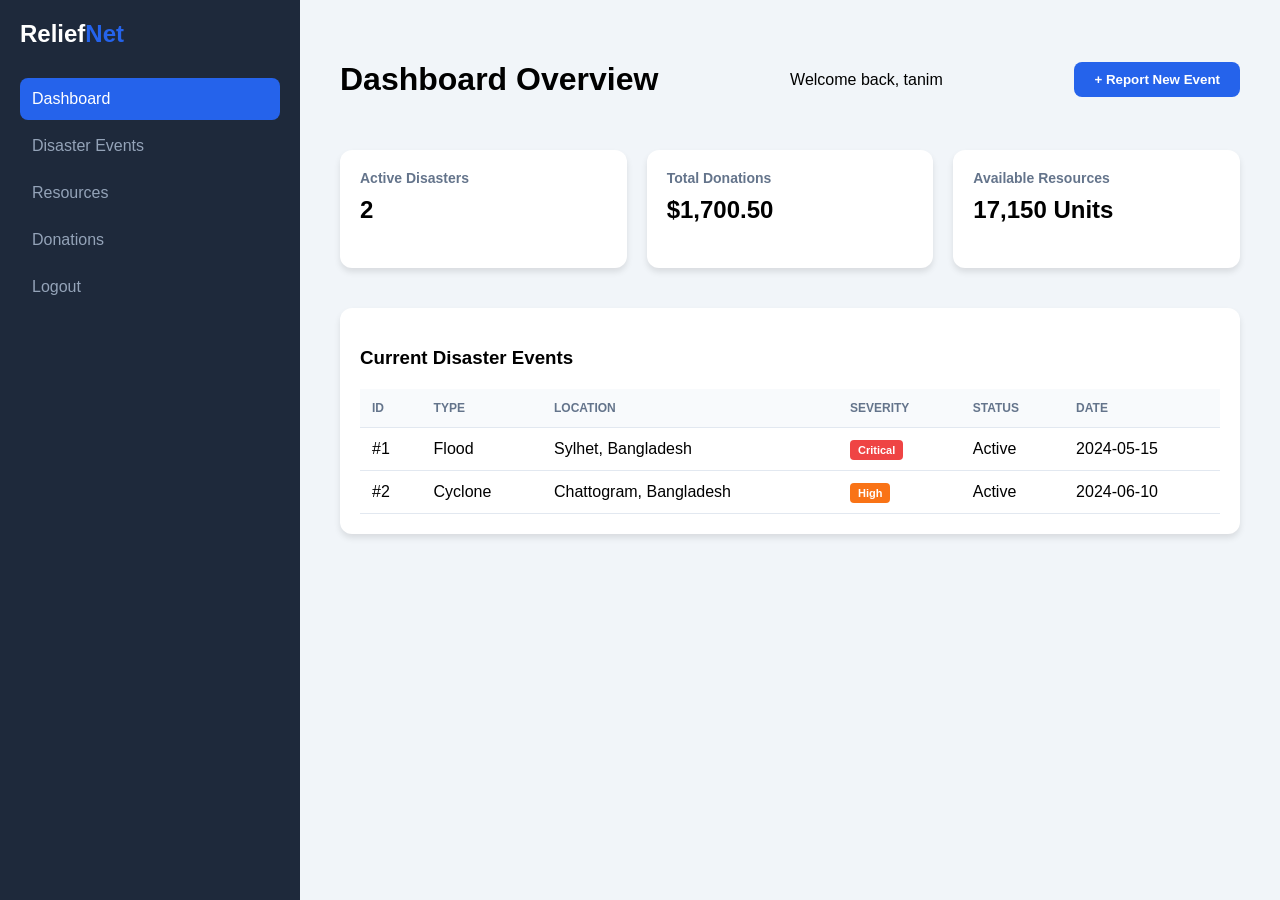
<file: index.html>
<!DOCTYPE html>
<html lang="en">
<head>
    <meta charset="UTF-8">
    <meta name="viewport" content="width=device-width, initial-scale=1.0">
    <title>Relief Management Dashboard (Demo)</title>
    <link rel="stylesheet" href="style.css">
</head>
<body>
    <div class="container">
        <nav class="sidebar">
            <div class="logo">Relief<span>Net</span></div>
            <ul>
                <li class="active"><a href="index.html">Dashboard</a></li>
                <li><a href="events.html">Disaster Events</a></li>
                <li><a href="resources.html">Resources</a></li>
                <li><a href="donations.html">Donations</a></li>
                <li><a href="login.html">Logout</a></li>
            </ul>
        </nav>

        <main class="content">
            <header>
                <h1>Dashboard Overview</h1>
                <p>Welcome back, tanim</p>
                <a href="add_event.html" style="text-decoration: none;">
                    <button class="btn-primary">+ Report New Event</button>
                </a>
            </header>

            <section class="stats-grid">
                <div class="stat-card">
                    <h3>Active Disasters</h3>
                    <p class="value">2</p>
                </div>
                <div class="stat-card">
                    <h3>Total Donations</h3>
                    <p class="value">$1,700.50</p>
                </div>
                <div class="stat-card">
                    <h3>Available Resources</h3>
                    <p class="value">17,150 Units</p>
                </div>
            </section>

            <section class="table-container">
                <h3>Current Disaster Events</h3>
                <table>
                    <thead>
                        <tr>
                            <th>ID</th>
                            <th>Type</th>
                            <th>Location</th>
                            <th>Severity</th>
                            <th>Status</th>
                            <th>Date</th>
                        </tr>
                    </thead>
                    <tbody>
                        <tr>
                            <td>#1</td>
                            <td>Flood</td>
                            <td>Sylhet, Bangladesh</td>
                            <td><span class="badge critical">Critical</span></td>
                            <td>Active</td>
                            <td>2024-05-15</td>
                        </tr>
                        <tr>
                            <td>#2</td>
                            <td>Cyclone</td>
                            <td>Chattogram, Bangladesh</td>
                            <td><span class="badge high">High</span></td>
                            <td>Active</td>
                            <td>2024-06-10</td>
                        </tr>
                    </tbody>
                </table>
            </section>
        </main>
    </div>
</body>
</html>
</file>
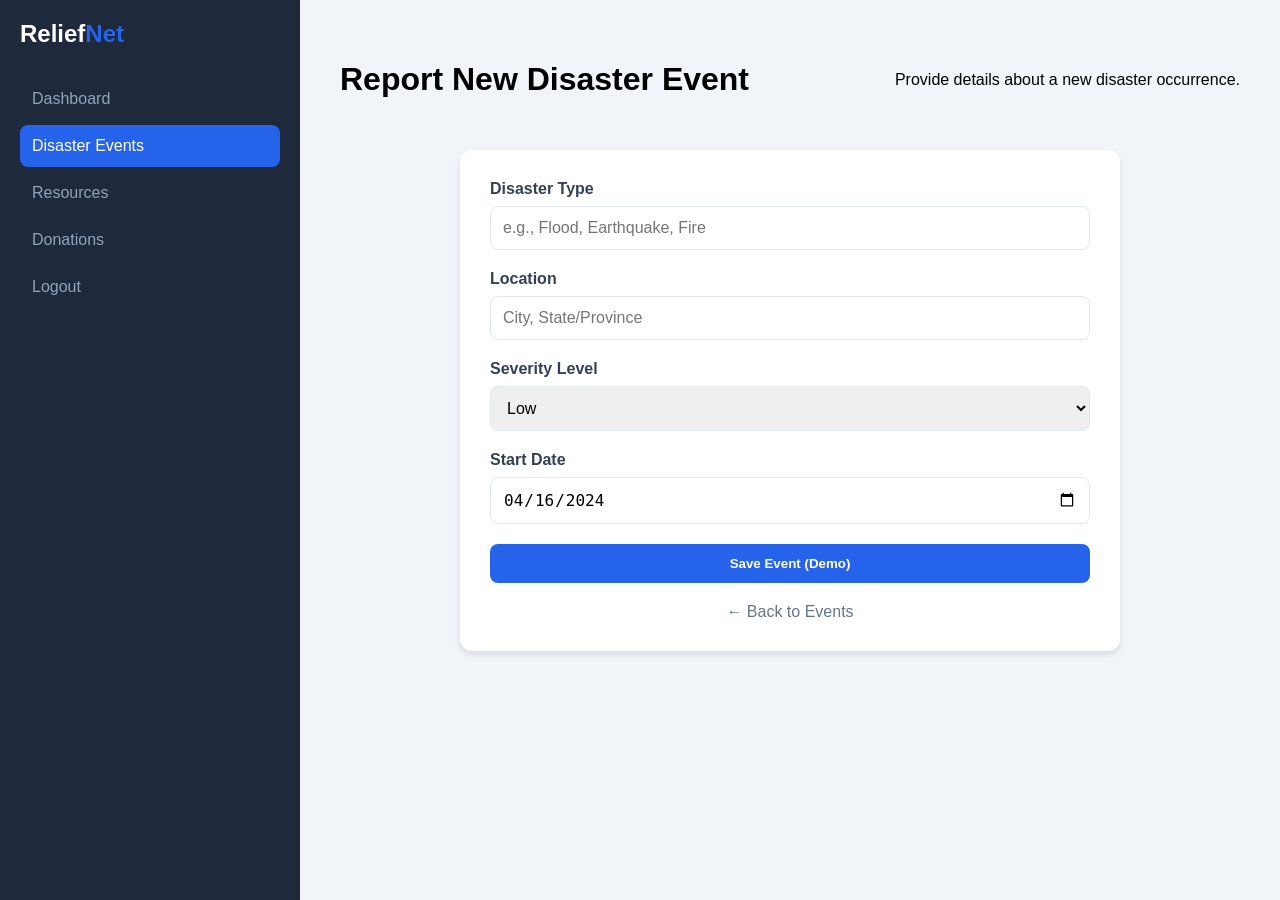
<file: add_event.html>
<!DOCTYPE html>
<html lang="en">
<head>
    <meta charset="UTF-8">
    <meta name="viewport" content="width=device-width, initial-scale=1.0">
    <title>Report Disaster - ReliefNet (Demo)</title>
    <link rel="stylesheet" href="style.css">
    <style>
        .form-container {
            max-width: 600px;
            margin: 0 auto;
            background: white;
            padding: 30px;
            border-radius: 12px;
            box-shadow: 0 4px 6px rgba(0,0,0,0.1);
        }
        .form-group { margin-bottom: 20px; }
        label { display: block; margin-bottom: 8px; font-weight: 600; color: #334155; }
        input, select, textarea {
            width: 100%;
            padding: 12px;
            border: 1px solid #e2e8f0;
            border-radius: 8px;
            font-size: 1rem;
            box-sizing: border-box;
        }
        .btn-submit {
            background-color: #2563eb;
            color: white;
            border: none;
            padding: 12px 20px;
            border-radius: 8px;
            font-weight: 600;
            cursor: pointer;
            width: 100%;
        }
        .btn-submit:hover { background-color: #1d4ed8; }
        .back-link { display: block; margin-top: 20px; text-align: center; color: #64748b; text-decoration: none; }
    </style>
</head>
<body>
    <div class="container">
        <nav class="sidebar">
            <div class="logo">Relief<span>Net</span></div>
            <ul>
                <li><a href="index.html">Dashboard</a></li>
                <li class="active"><a href="events.html">Disaster Events</a></li>
                <li><a href="resources.html">Resources</a></li>
                <li><a href="donations.html">Donations</a></li>
                <li><a href="login.html">Logout</a></li>
            </ul>
        </nav>

        <main class="content">
            <header>
                <h1>Report New Disaster Event</h1>
                <p>Provide details about a new disaster occurrence.</p>
            </header>

            <div class="form-container">
                <form onsubmit="event.preventDefault(); window.location.href='events.html';">
                    <div class="form-group">
                        <label>Disaster Type</label>
                        <input type="text" placeholder="e.g., Flood, Earthquake, Fire" required>
                    </div>
                    
                    <div class="form-group">
                        <label>Location</label>
                        <input type="text" placeholder="City, State/Province" required>
                    </div>
                    
                    <div class="form-group">
                        <label>Severity Level</label>
                        <select>
                            <option value="Low">Low</option>
                            <option value="Medium">Medium</option>
                            <option value="High">High</option>
                            <option value="Critical">Critical</option>
                        </select>
                    </div>
                    
                    <div class="form-group">
                        <label>Start Date</label>
                        <input type="date" value="2024-04-16" required>
                    </div>

                    <button type="submit" class="btn-submit">Save Event (Demo)</button>
                </form>
                <a href="events.html" class="back-link">← Back to Events</a>
            </div>
        </main>
    </div>
</body>
</html>
</file>
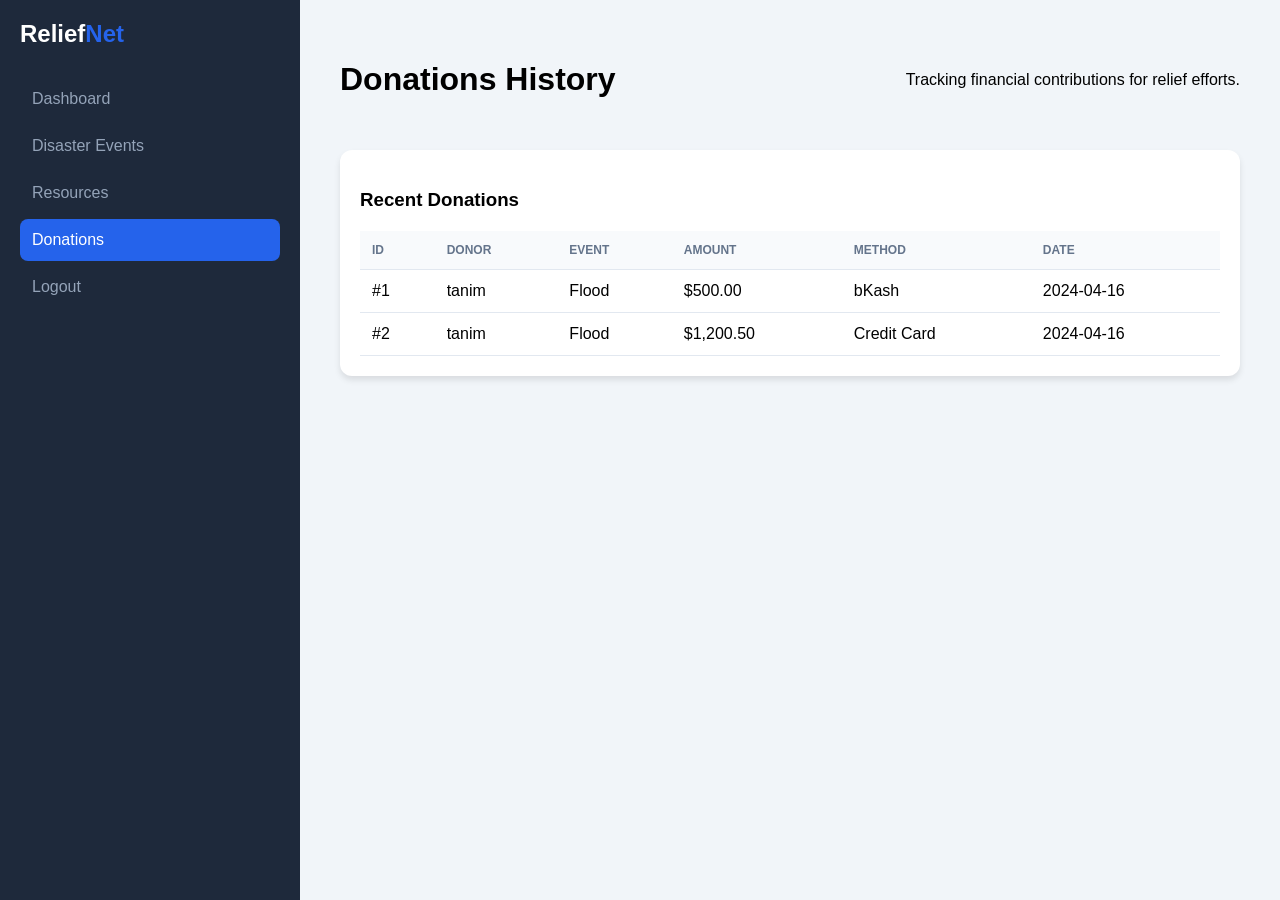
<file: donations.html>
<!DOCTYPE html>
<html lang="en">
<head>
    <meta charset="UTF-8">
    <meta name="viewport" content="width=device-width, initial-scale=1.0">
    <title>Donations - ReliefNet (Demo)</title>
    <link rel="stylesheet" href="style.css">
</head>
<body>
    <div class="container">
        <nav class="sidebar">
            <div class="logo">Relief<span>Net</span></div>
            <ul>
                <li><a href="index.html">Dashboard</a></li>
                <li><a href="events.html">Disaster Events</a></li>
                <li><a href="resources.html">Resources</a></li>
                <li class="active"><a href="donations.html">Donations</a></li>
                <li><a href="login.html">Logout</a></li>
            </ul>
        </nav>

        <main class="content">
            <header>
                <h1>Donations History</h1>
                <p>Tracking financial contributions for relief efforts.</p>
            </header>

            <section class="table-container">
                <h3>Recent Donations</h3>
                <table>
                    <thead>
                        <tr>
                            <th>ID</th>
                            <th>Donor</th>
                            <th>Event</th>
                            <th>Amount</th>
                            <th>Method</th>
                            <th>Date</th>
                        </tr>
                    </thead>
                    <tbody>
                        <tr><td>#1</td><td>tanim</td><td>Flood</td><td>$500.00</td><td>bKash</td><td>2024-04-16</td></tr>
                        <tr><td>#2</td><td>tanim</td><td>Flood</td><td>$1,200.50</td><td>Credit Card</td><td>2024-04-16</td></tr>
                    </tbody>
                </table>
            </section>
        </main>
    </div>
</body>
</html>
</file>
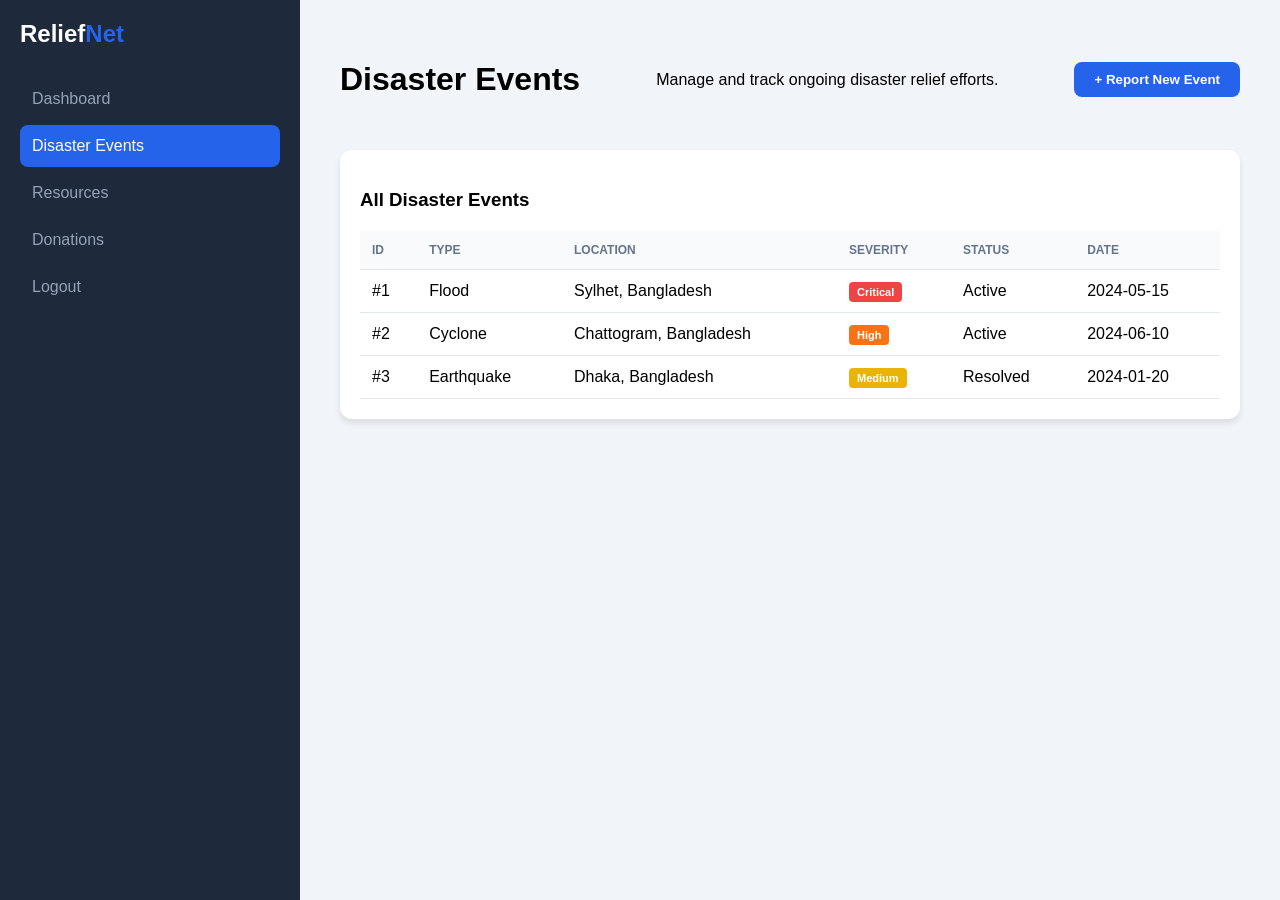
<file: events.html>
<!DOCTYPE html>
<html lang="en">
<head>
    <meta charset="UTF-8">
    <meta name="viewport" content="width=device-width, initial-scale=1.0">
    <title>Disaster Events - ReliefNet (Demo)</title>
    <link rel="stylesheet" href="style.css">
</head>
<body>
    <div class="container">
        <nav class="sidebar">
            <div class="logo">Relief<span>Net</span></div>
            <ul>
                <li><a href="index.html">Dashboard</a></li>
                <li class="active"><a href="events.html">Disaster Events</a></li>
                <li><a href="resources.html">Resources</a></li>
                <li><a href="donations.html">Donations</a></li>
                <li><a href="login.html">Logout</a></li>
            </ul>
        </nav>

        <main class="content">
            <header>
                <h1>Disaster Events</h1>
                <p>Manage and track ongoing disaster relief efforts.</p>
                <a href="add_event.html" style="text-decoration: none;">
                    <button class="btn-primary">+ Report New Event</button>
                </a>
            </header>

            <section class="table-container">
                <h3>All Disaster Events</h3>
                <table>
                    <thead>
                        <tr>
                            <th>ID</th>
                            <th>Type</th>
                            <th>Location</th>
                            <th>Severity</th>
                            <th>Status</th>
                            <th>Date</th>
                        </tr>
                    </thead>
                    <tbody>
                        <tr>
                            <td>#1</td>
                            <td>Flood</td>
                            <td>Sylhet, Bangladesh</td>
                            <td><span class="badge critical">Critical</span></td>
                            <td>Active</td>
                            <td>2024-05-15</td>
                        </tr>
                        <tr>
                            <td>#2</td>
                            <td>Cyclone</td>
                            <td>Chattogram, Bangladesh</td>
                            <td><span class="badge high">High</span></td>
                            <td>Active</td>
                            <td>2024-06-10</td>
                        </tr>
                        <tr>
                            <td>#3</td>
                            <td>Earthquake</td>
                            <td>Dhaka, Bangladesh</td>
                            <td><span class="badge medium">Medium</span></td>
                            <td>Resolved</td>
                            <td>2024-01-20</td>
                        </tr>
                    </tbody>
                </table>
            </section>
        </main>
    </div>
</body>
</html>
</file>
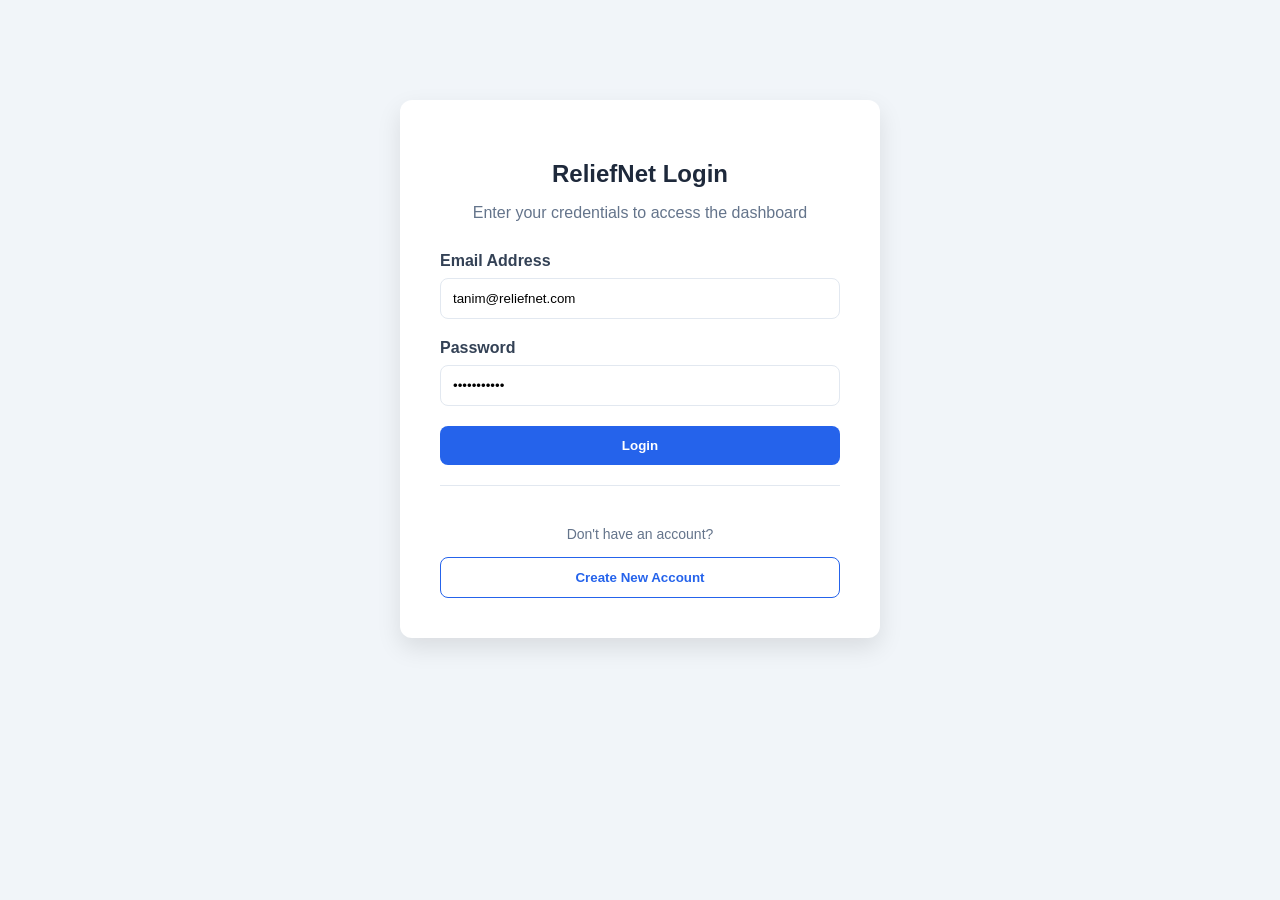
<file: login.html>
<!DOCTYPE html>
<html lang="en">
<head>
    <meta charset="UTF-8">
    <title>Login - ReliefNet (Demo)</title>
    <link rel="stylesheet" href="style.css">
    <style>
        .login-container {
            max-width: 400px;
            margin: 100px auto;
            background: white;
            padding: 40px;
            border-radius: 12px;
            box-shadow: 0 10px 25px rgba(0,0,0,0.1);
        }
        .login-header { text-align: center; margin-bottom: 30px; }
        .login-header h2 { color: #1e293b; margin-bottom: 10px; }
        .form-group { margin-bottom: 20px; }
        label { display: block; margin-bottom: 8px; font-weight: 600; color: #334155; }
        input { width: 100%; padding: 12px; border: 1px solid #e2e8f0; border-radius: 8px; box-sizing: border-box; }
        .btn-login { background: #2563eb; color: white; border: none; width: 100%; padding: 12px; border-radius: 8px; font-weight: bold; cursor: pointer; display: block; text-align: center; text-decoration: none; }
        .btn-login:hover { background: #1d4ed8; }
    </style>
</head>
<body style="display: block; background-color: #f1f5f9;">
    <div class="login-container">
        <div class="login-header">
            <h2>Relief<span>Net</span> Login</h2>
            <p style="color: #64748b;">Enter your credentials to access the dashboard</p>
        </div>

        <form onsubmit="event.preventDefault(); window.location.href='index.html';">
            <div class="form-group">
                <label>Email Address</label>
                <input type="email" value="tanim@reliefnet.com" placeholder="name@reliefnet.com">
            </div>
            <div class="form-group">
                <label>Password</label>
                <input type="password" value="password123" placeholder="••••••••">
            </div>
            <button type="submit" class="btn-login">Login</button>
        </form>
        
        <div style="margin-top: 20px; text-align: center; border-top: 1px solid #e2e8f0; padding-top: 20px;">
            <p style="color: #64748b; margin-bottom: 15px; font-size: 14px; margin-top: 20px;">Don't have an account?</p>
            <a href="signup.html" style="text-decoration: none;">
                <button type="button" style="background: white; color: #2563eb; border: 1px solid #2563eb; width: 100%; padding: 12px; border-radius: 8px; font-weight: bold; cursor: pointer;">Create New Account</button>
            </a>
        </div>
    </div>
</body>
</html>
</file>
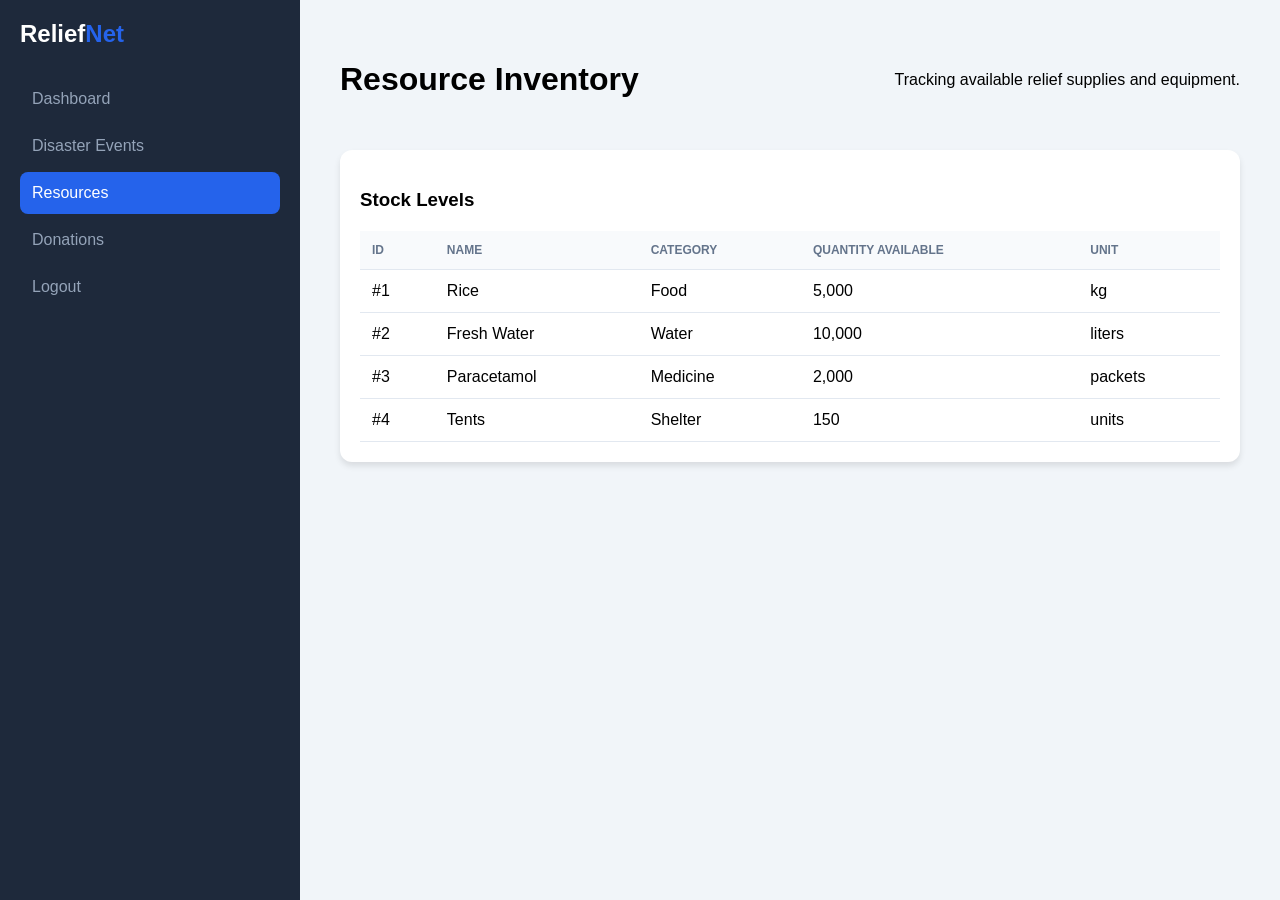
<file: resources.html>
<!DOCTYPE html>
<html lang="en">
<head>
    <meta charset="UTF-8">
    <meta name="viewport" content="width=device-width, initial-scale=1.0">
    <title>Resources - ReliefNet (Demo)</title>
    <link rel="stylesheet" href="style.css">
</head>
<body>
    <div class="container">
        <nav class="sidebar">
            <div class="logo">Relief<span>Net</span></div>
            <ul>
                <li><a href="index.html">Dashboard</a></li>
                <li><a href="events.html">Disaster Events</a></li>
                <li class="active"><a href="resources.html">Resources</a></li>
                <li><a href="donations.html">Donations</a></li>
                <li><a href="login.html">Logout</a></li>
            </ul>
        </nav>

        <main class="content">
            <header>
                <h1>Resource Inventory</h1>
                <p>Tracking available relief supplies and equipment.</p>
            </header>

            <section class="table-container">
                <h3>Stock Levels</h3>
                <table>
                    <thead>
                        <tr>
                            <th>ID</th>
                            <th>Name</th>
                            <th>Category</th>
                            <th>Quantity Available</th>
                            <th>Unit</th>
                        </tr>
                    </thead>
                    <tbody>
                        <tr><td>#1</td><td>Rice</td><td>Food</td><td>5,000</td><td>kg</td></tr>
                        <tr><td>#2</td><td>Fresh Water</td><td>Water</td><td>10,000</td><td>liters</td></tr>
                        <tr><td>#3</td><td>Paracetamol</td><td>Medicine</td><td>2,000</td><td>packets</td></tr>
                        <tr><td>#4</td><td>Tents</td><td>Shelter</td><td>150</td><td>units</td></tr>
                    </tbody>
                </table>
            </section>
        </main>
    </div>
</body>
</html>
</file>
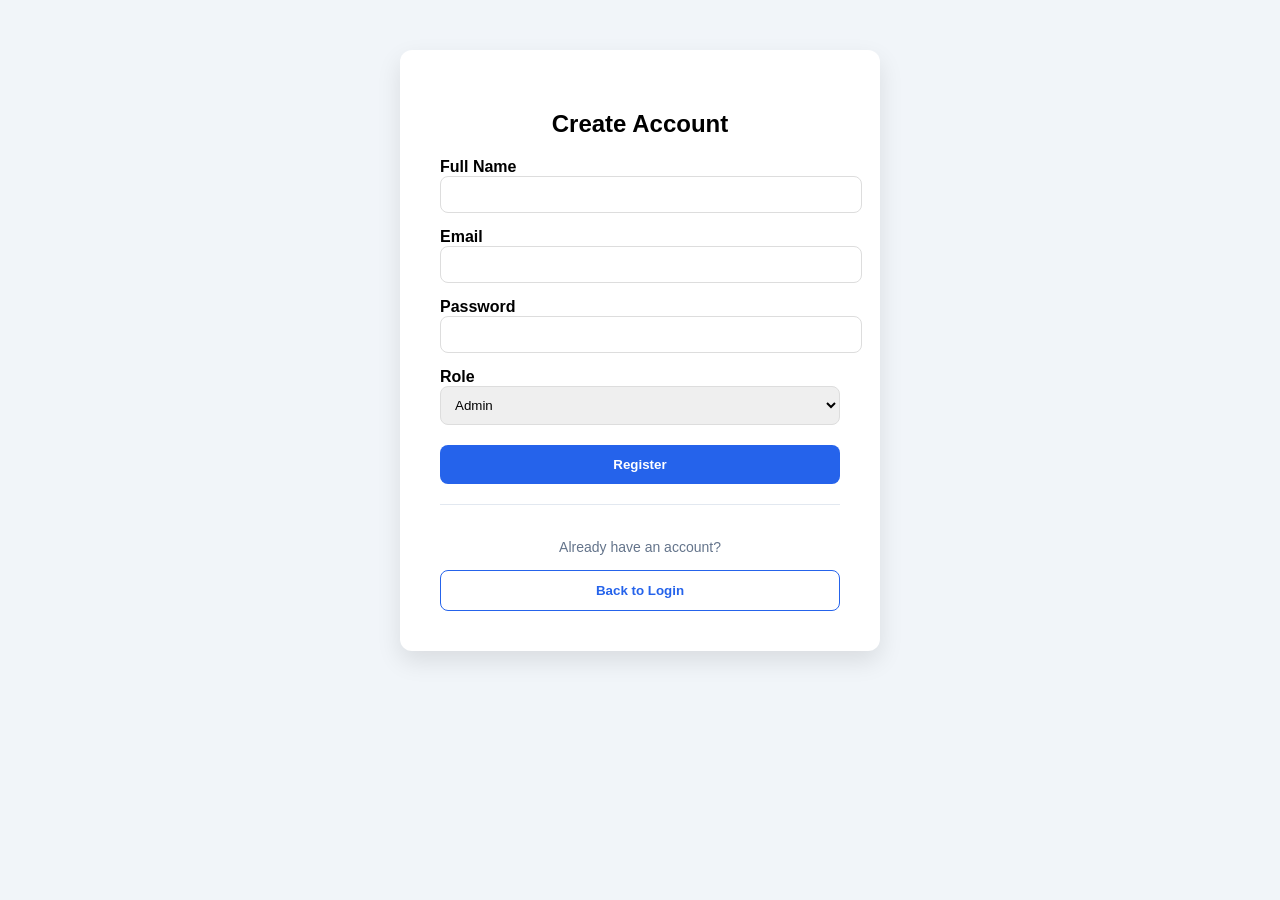
<file: signup.html>
<!DOCTYPE html>
<html lang="en">
<head>
    <meta charset="UTF-8">
    <title>Sign Up - ReliefNet (Demo)</title>
    <link rel="stylesheet" href="style.css">
</head>
<body style="background-color: #f1f5f9; display: flex; justify-content: center; padding-top: 50px;">
    <div style="background: white; padding: 40px; border-radius: 12px; box-shadow: 0 10px 25px rgba(0,0,0,0.1); width: 100%; max-width: 400px;">
        <h2 style="text-align: center; margin-bottom: 20px;">Create Account</h2>
        <form onsubmit="event.preventDefault(); window.location.href='login.html';">
            <div style="margin-bottom: 15px;">
                <label style="display: block; font-weight: bold;">Full Name</label>
                <input type="text" required style="width: 100%; padding: 10px; border: 1px solid #ddd; border-radius: 8px;">
            </div>
            <div style="margin-bottom: 15px;">
                <label style="display: block; font-weight: bold;">Email</label>
                <input type="email" required style="width: 100%; padding: 10px; border: 1px solid #ddd; border-radius: 8px;">
            </div>
            <div style="margin-bottom: 15px;">
                <label style="display: block; font-weight: bold;">Password</label>
                <input type="password" required style="width: 100%; padding: 10px; border: 1px solid #ddd; border-radius: 8px;">
            </div>
            <div style="margin-bottom: 20px;">
                <label style="display: block; font-weight: bold;">Role</label>
                <select style="width: 100%; padding: 10px; border: 1px solid #ddd; border-radius: 8px;">
                    <option value="Admin">Admin</option>
                    <option value="Donor">Donor</option>
                    <option value="Volunteer">Volunteer</option>
                </select>
            </div>
            <button type="submit" style="width: 100%; background: #2563eb; color: white; border: none; padding: 12px; border-radius: 8px; cursor: pointer; font-weight: bold;">Register</button>
        </form>
        
        <div style="margin-top: 20px; text-align: center; border-top: 1px solid #e2e8f0; padding-top: 20px;">
            <p style="color: #64748b; margin-bottom: 15px; font-size: 14px;">Already have an account?</p>
            <a href="login.html" style="text-decoration: none;">
                <button type="button" style="background: white; color: #2563eb; border: 1px solid #2563eb; width: 100%; padding: 12px; border-radius: 8px; font-weight: bold; cursor: pointer;">Back to Login</button>
            </a>
        </div>
    </div>
</body>
</html>
</file>
<file: style.css>
:root {
    --primary: #2563eb;
    --sidebar-bg: #1e293b;
    --text-main: #f8fafc;
}

body { font-family: 'Inter', sans-serif; background-color: #f1f5f9; margin: 0; display: flex; }
.container { display: flex; width: 100%; min-height: 100vh; }

.sidebar { width: 260px; background: var(--sidebar-bg); color: white; padding: 20px; }
.sidebar .logo { font-size: 24px; font-weight: bold; margin-bottom: 30px; }
.sidebar .logo span { color: var(--primary); }
.sidebar ul { list-style: none; padding: 0; }
.sidebar li { padding: 0; cursor: pointer; border-radius: 8px; margin-bottom: 5px; color: #94a3b8; }
.sidebar li a { display: block; padding: 12px; color: inherit; text-decoration: none; width: 100%; box-sizing: border-box; }
.sidebar li:hover, .sidebar li.active { background: var(--primary); color: white; }

.content { flex-grow: 1; padding: 40px; }
header { display: flex; justify-content: space-between; align-items: center; margin-bottom: 30px; }

.stats-grid { display: grid; grid-template-columns: repeat(3, 1fr); gap: 20px; margin-bottom: 40px; }
.stat-card { background: white; padding: 20px; border-radius: 12px; box-shadow: 0 4px 6px rgba(0,0,0,0.1); }
.stat-card h3 { color: #64748b; margin: 0; font-size: 14px; }
.stat-card .value { font-size: 24px; font-weight: bold; margin-top: 10px; }

.table-container { background: white; padding: 20px; border-radius: 12px; box-shadow: 0 4px 6px rgba(0,0,0,0.1); }
table { width: 100%; border-collapse: collapse; margin-top: 20px; }
th, td { text-align: left; padding: 12px; border-bottom: 1px solid #e2e8f0; }
th { background: #f8fafc; color: #64748b; font-size: 12px; text-transform: uppercase; }

.btn-primary { background: var(--primary); color: white; border: none; padding: 10px 20px; border-radius: 8px; cursor: pointer; font-weight: bold; }
.badge { padding: 4px 8px; border-radius: 4px; font-size: 11px; font-weight: bold; color: white; }
.critical { background: #ef4444; }
.high { background: #f97316; }
.medium { background: #eab308; }
.low { background: #3b82f6; }
</file>
